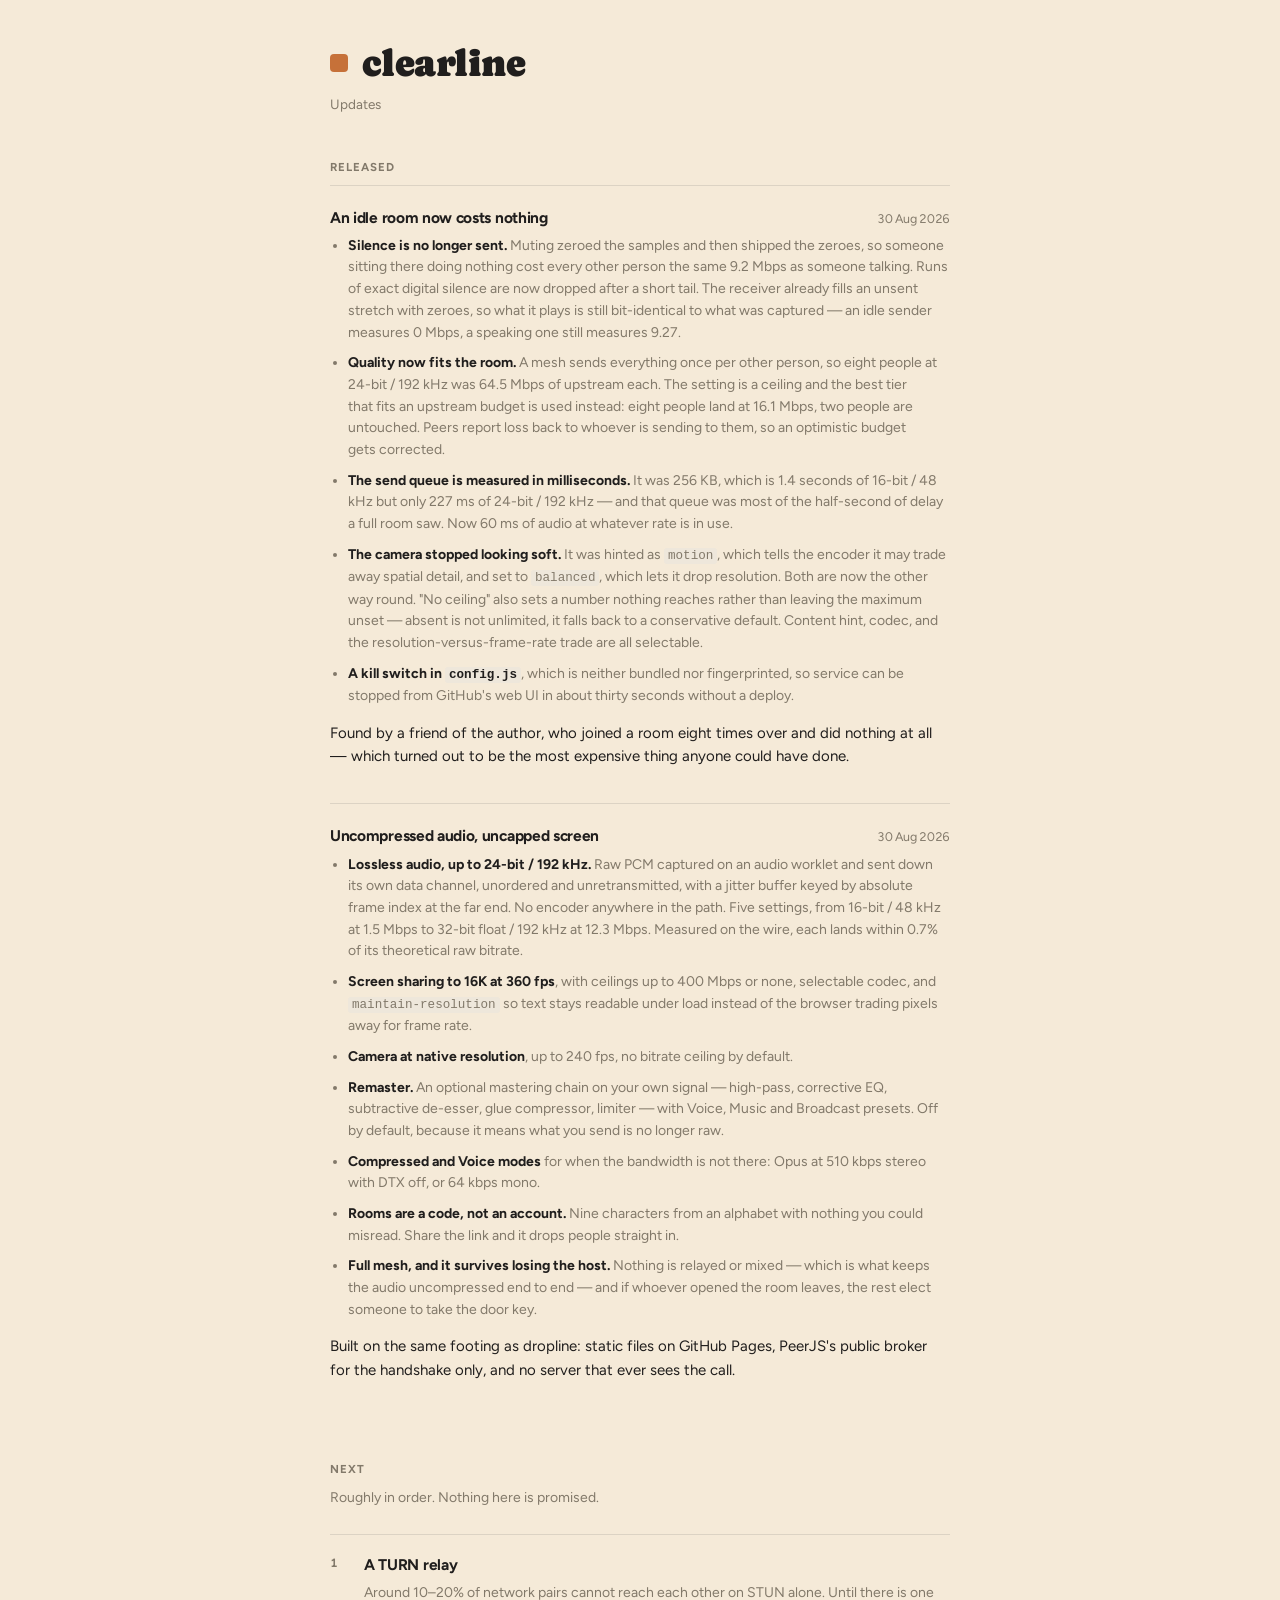
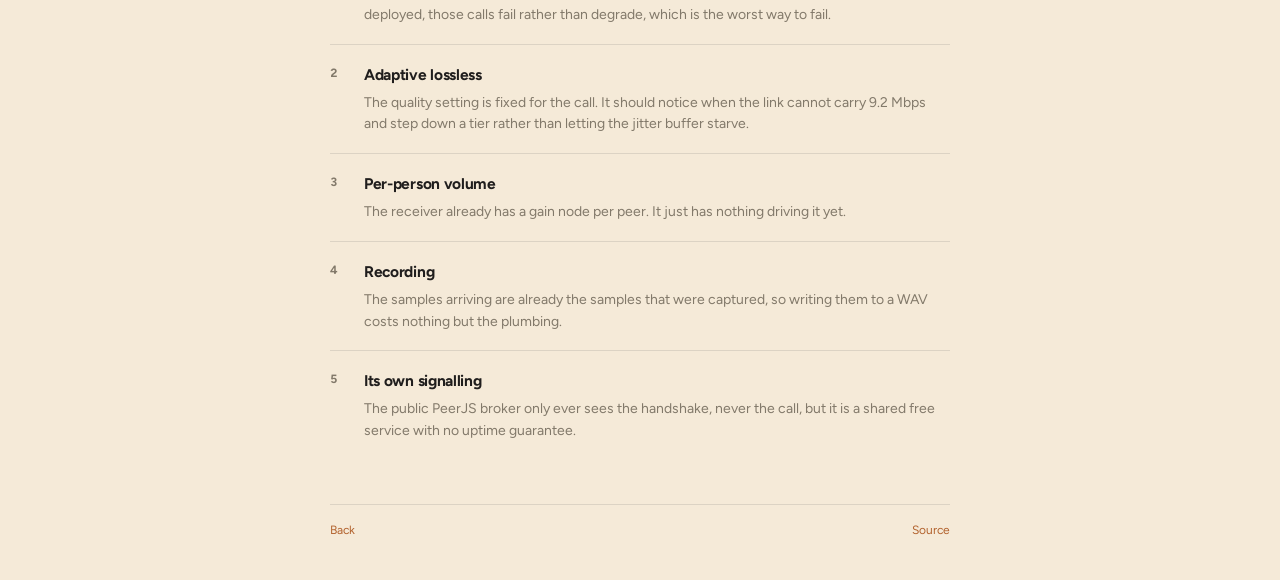
<file: updates.html>
<!DOCTYPE html>
<html lang="en">
<head>
<meta charset="utf-8">
<meta name="viewport" content="width=device-width, initial-scale=1">
<meta name="color-scheme" content="light dark">
<title>clearline — updates</title>
<meta name="description" content="What has changed in clearline, and what is next.">
<link rel="stylesheet" href="style.css">
<meta name="theme-color" content="#F5EAD8" media="(prefers-color-scheme: light)">
<meta name="theme-color" content="#1B1815" media="(prefers-color-scheme: dark)">
<link rel="icon" href="data:image/svg+xml,<svg xmlns='http://www.w3.org/2000/svg' viewBox='0 0 32 32'><rect width='32' height='32' rx='3' fill='%23C67139'/></svg>">
</head>
<body class="doc">
<main id="app">

  <header class="head">
    <h1 class="wordmark">
      <span class="mark" aria-hidden="true"><i></i></span><span class="wordmark-text">clearline</span>
    </h1>
    <p class="statusline">Updates</p>
  </header>

  <section class="panel">
    <p class="sect">Released</p>

    <div class="rel">
      <h3>An idle room now costs nothing <time datetime="2026-08-30">30 Aug 2026</time></h3>
      <ul>
        <li><strong>Silence is no longer sent.</strong> Muting zeroed the
          samples and then shipped the zeroes, so someone sitting there doing
          nothing cost every other person the same 9.2 Mbps as someone talking.
          Runs of exact digital silence are now dropped after a short tail. The
          receiver already fills an unsent stretch with zeroes, so what it plays
          is still bit-identical to what was captured — an idle sender measures
          0 Mbps, a speaking one still measures 9.27.</li>
        <li><strong>Quality now fits the room.</strong> A mesh sends everything
          once per other person, so eight people at 24-bit / 192 kHz was 64.5
          Mbps of upstream each. The setting is a ceiling and the best tier that
          fits an upstream budget is used instead: eight people land at 16.1
          Mbps, two people are untouched. Peers report loss back to whoever is
          sending to them, so an optimistic budget gets corrected.</li>
        <li><strong>The send queue is measured in milliseconds.</strong> It was
          256 KB, which is 1.4 seconds of 16-bit / 48 kHz but only 227 ms of
          24-bit / 192 kHz — and that queue was most of the half-second of delay
          a full room saw. Now 60 ms of audio at whatever rate is in use.</li>
        <li><strong>The camera stopped looking soft.</strong> It was hinted as
          <code>motion</code>, which tells the encoder it may trade away spatial
          detail, and set to <code>balanced</code>, which lets it drop
          resolution. Both are now the other way round. "No ceiling" also sets a
          number nothing reaches rather than leaving the maximum unset — absent
          is not unlimited, it falls back to a conservative default. Content
          hint, codec, and the resolution-versus-frame-rate trade are all
          selectable.</li>
        <li><strong>A kill switch in <code>config.js</code></strong>, which is
          neither bundled nor fingerprinted, so service can be stopped from
          GitHub's web UI in about thirty seconds without a deploy.</li>
      </ul>
      <p class="credit">Found by a friend of the author, who joined a room eight
        times over and did nothing at all — which turned out to be the most
        expensive thing anyone could have done.</p>
    </div>

    <div class="rel">
      <h3>Uncompressed audio, uncapped screen <time datetime="2026-08-30">30 Aug 2026</time></h3>
      <ul>
        <li><strong>Lossless audio, up to 24-bit / 192 kHz.</strong> Raw PCM
          captured on an audio worklet and sent down its own data channel,
          unordered and unretransmitted, with a jitter buffer keyed by absolute
          frame index at the far end. No encoder anywhere in the path. Five
          settings, from 16-bit / 48 kHz at 1.5 Mbps to 32-bit float / 192 kHz
          at 12.3 Mbps. Measured on the wire, each lands within 0.7% of its
          theoretical raw bitrate.</li>
        <li><strong>Screen sharing to 16K at 360 fps</strong>, with ceilings up
          to 400 Mbps or none, selectable codec, and
          <code>maintain-resolution</code> so text stays readable under load
          instead of the browser trading pixels away for frame rate.</li>
        <li><strong>Camera at native resolution</strong>, up to 240 fps, no
          bitrate ceiling by default.</li>
        <li><strong>Remaster.</strong> An optional mastering chain on your own
          signal — high-pass, corrective EQ, subtractive de-esser, glue
          compressor, limiter — with Voice, Music and Broadcast presets. Off by
          default, because it means what you send is no longer raw.</li>
        <li><strong>Compressed and Voice modes</strong> for when the bandwidth
          is not there: Opus at 510 kbps stereo with DTX off, or 64 kbps mono.</li>
        <li><strong>Rooms are a code, not an account.</strong> Nine characters
          from an alphabet with nothing you could misread. Share the link and
          it drops people straight in.</li>
        <li><strong>Full mesh, and it survives losing the host.</strong> Nothing
          is relayed or mixed — which is what keeps the audio uncompressed end
          to end — and if whoever opened the room leaves, the rest elect
          someone to take the door key.</li>
      </ul>
      <p class="credit">Built on the same footing as dropline: static files on
        GitHub Pages, PeerJS's public broker for the handshake only, and no
        server that ever sees the call.</p>
    </div>
  </section>

  <section class="panel">
    <p class="sect">Next</p>
    <p class="sect-note">Roughly in order. Nothing here is promised.</p>

    <ol class="road">
      <li>
        <h3>A TURN relay</h3>
        <p>Around 10–20% of network pairs cannot reach each other on STUN
          alone. Until there is one deployed, those calls fail rather than
          degrade, which is the worst way to fail.</p>
      </li>
      <li>
        <h3>Adaptive lossless</h3>
        <p>The quality setting is fixed for the call. It should notice when the
          link cannot carry 9.2 Mbps and step down a tier rather than letting
          the jitter buffer starve.</p>
      </li>
      <li>
        <h3>Per-person volume</h3>
        <p>The receiver already has a gain node per peer. It just has nothing
          driving it yet.</p>
      </li>
      <li>
        <h3>Recording</h3>
        <p>The samples arriving are already the samples that were captured, so
          writing them to a WAV costs nothing but the plumbing.</p>
      </li>
      <li>
        <h3>Its own signalling</h3>
        <p>The public PeerJS broker only ever sees the handshake, never the
          call, but it is a shared free service with no uptime guarantee.</p>
      </li>
    </ol>
  </section>

  <footer class="foot">
    <span class="foot-meta"><a href="./">Back</a></span>
    <span class="foot-links">
      <a href="https://github.com/Aidiotic/clearline">Source</a>
    </span>
  </footer>
</main>
</body>
</html>
</file>
<file: style.css>
/* clearline — dropline's visual language, carried over: cream paper, ink, a
   clay accent. Flat by intent: no shadows, no gradients, no glass. Almost no
   borders. Hierarchy comes from whitespace and weight; motion carries state.

   The one departure is the room, which goes full-bleed. A call wants the
   picture to be the page, so the narrow lobby column drops away and the
   controls become a thin row of text at the bottom. */

@import url('https://fonts.googleapis.com/css2?family=Caprasimo&family=Figtree:wght@400;600;700&display=swap');

:root {
  --paper: #F5EAD8;
  --raised: #EEE7DB;
  --ink: #201E1D;
  --muted: #82796A;
  --faint: #C0B6A5;
  --rule: #DCD3C4;
  --clay: #C67139;
  --clay-strong: #B2622D;
  --clay-strong-hover: #8C491A;
  --ok: #56633F;
  --bad: #9C3A22;

  --font-heading: "Caprasimo", ui-sans-serif, system-ui, sans-serif;
  --font-body: "Figtree", ui-sans-serif, -apple-system, BlinkMacSystemFont, "Segoe UI",
               "Helvetica Neue", Arial, sans-serif;
  --mono: ui-monospace, SFMono-Regular, "SF Mono", Menlo, monospace;

  --step: clamp(28px, 5.5vw, 44px);
  --ease: cubic-bezier(.32, .72, 0, 1);
}

@media (prefers-color-scheme: dark) {
  :root {
    --paper: #1B1815;
    --raised: #241F19;
    --ink: #F5EAD8;
    --muted: #A89D8A;
    --faint: #4A4234;
    --rule: #372F26;
    --clay-strong: #F6A06B;
    --clay-strong-hover: #FFC6A5;
    --ok: #AEBF92;
    --bad: #E3A187;
  }
}

/* Explicit choice wins over the media query. */
html[data-theme="light"] {
  --paper: #F5EAD8; --raised: #EEE7DB; --ink: #201E1D; --muted: #82796A;
  --faint: #C0B6A5; --rule: #DCD3C4; --clay-strong: #B2622D;
  --clay-strong-hover: #8C491A; --ok: #56633F; --bad: #9C3A22;
}

html[data-theme="dark"] {
  --paper: #1B1815; --raised: #241F19; --ink: #F5EAD8; --muted: #A89D8A;
  --faint: #4A4234; --rule: #372F26; --clay-strong: #F6A06B;
  --clay-strong-hover: #FFC6A5; --ok: #AEBF92; --bad: #E3A187;
}

*, *::before, *::after { box-sizing: border-box; }

/* The hidden attribute only gets display:none from the UA sheet, which any
   author rule setting display outranks. */
[hidden] { display: none !important; }

html { -webkit-text-size-adjust: 100%; }

body {
  margin: 0;
  min-height: 100svh;
  display: grid;
  place-items: center;
  padding: var(--step) 24px;
  background: var(--paper);
  color: var(--ink);
  font-family: var(--font-body);
  font-size: 15px;
  line-height: 1.55;
  -webkit-font-smoothing: antialiased;
}

#app { width: 100%; max-width: 440px; }

.sr-only {
  position: absolute; width: 1px; height: 1px;
  margin: -1px; padding: 0; overflow: hidden;
  clip: rect(0 0 0 0); white-space: nowrap; border: 0;
}

/* ── the mark: one square that carries every state ── */

.wordmark {
  display: flex;
  align-items: center;
  gap: 14px;
  margin: 0;
  font-family: var(--font-heading);
  font-weight: 400;
  font-size: clamp(30px, 7vw, 38px);
  letter-spacing: -0.015em;
  line-height: 1;
}

.mark {
  position: relative;
  width: 18px;
  height: 18px;
  flex: none;
}

.mark i {
  position: absolute;
  inset: 0;
  display: block;
  border-radius: 4px;
  background: var(--clay);
  transform-origin: center;
  animation: breathe 3.2s var(--ease) infinite;
}

/* A second square echoes outward while the room is live. */
.mark::after {
  content: '';
  position: absolute;
  inset: 0;
  border-radius: 4px;
  border: 1.5px solid var(--clay);
  opacity: 0;
  pointer-events: none;
}

@keyframes breathe {
  0%, 100% { transform: scale(1);   opacity: .55; }
  50%      { transform: scale(.82); opacity: 1; }
}

@keyframes spin {
  0%   { transform: rotate(0deg)   scale(1); border-radius: 4px; }
  50%  { transform: rotate(180deg) scale(.7); border-radius: 50%; }
  100% { transform: rotate(360deg) scale(1); border-radius: 4px; }
}

@keyframes echo {
  0%   { transform: scale(1);   opacity: .7; }
  100% { transform: scale(2.6); opacity: 0; }
}

@keyframes settle {
  0%   { transform: scale(.6) rotate(-25deg); }
  60%  { transform: scale(1.12) rotate(4deg); }
  100% { transform: scale(1) rotate(0deg); }
}

#app[data-state="connecting"] .mark i,
#app[data-state="waiting"]    .mark i { animation: spin 1.1s var(--ease) infinite; opacity: 1; }

#app[data-state="connected"] .mark i { animation: settle .5s var(--ease) 1 both; opacity: 1; }

/* live — the square holds still and its own voice drives the echo, so the
   logo is also the level meter. --level is written from the audio meter. */
#app[data-state="live"] .mark i {
  animation: none;
  opacity: 1;
  transform: scale(calc(0.9 + 0.35 * var(--level, 0)));
  transition: transform .07s linear;
}

#app[data-state="live"] .mark::after {
  opacity: calc(0.55 * var(--level, 0));
  transform: scale(calc(1 + 1.5 * var(--level, 0)));
  transition: opacity .12s linear, transform .12s linear;
}

#app[data-state="failed"] .mark i { animation: none; opacity: 1; background: var(--bad); }

.statusline {
  margin: 12px 0 0;
  font-size: 13.5px;
  color: var(--muted);
  min-height: 1.55em;
  font-variant-numeric: tabular-nums;
}

/* ── views ── */

.view { margin-top: var(--step); animation: rise .34s var(--ease) both; }

@keyframes rise {
  from { opacity: 0; transform: translateY(6px); }
  to   { opacity: 1; transform: none; }
}

.lede-big {
  margin: 0 0 var(--step);
  font-family: var(--font-heading);
  font-weight: 400;
  font-size: clamp(19px, 4.6vw, 23px);
  line-height: 1.3;
  text-wrap: pretty;
}

.hint { margin: 16px 0 0; font-size: 12.5px; color: var(--muted); text-wrap: pretty; }

/* ── join ── */

.join { margin-top: var(--step); }
.join-label { display: block; font-size: 12.5px; color: var(--muted); margin-bottom: 8px; }
.join-row { display: flex; align-items: baseline; gap: 18px; }

input[type="text"] {
  display: block;
  width: 100%;
  padding: 0 0 9px;
  color: var(--muted);
  background: none;
  border: 0;
  border-bottom: 1px solid var(--rule);
  border-radius: 0;
  font-family: var(--mono);
  font-size: 12.5px;
  text-overflow: ellipsis;
  transition: border-color .2s var(--ease), color .2s var(--ease);
}

input[type="text"]:focus { outline: none; color: var(--ink); border-color: var(--clay); }

.code-input {
  font-size: 20px;
  letter-spacing: 0.12em;
  color: var(--ink);
  text-transform: lowercase;
}

.code-input::placeholder { color: var(--faint); letter-spacing: 0.12em; }

/* ── invite ── */

.qr { width: 176px; height: 176px; color: var(--ink); animation: rise .4s var(--ease) both; }
.qr svg { display: block; width: 100%; height: 100%; }

.code-display {
  margin: 26px 0 0;
  font-family: var(--mono);
  font-size: clamp(24px, 6.5vw, 32px);
  letter-spacing: 0.14em;
  color: var(--ink);
  user-select: all;
  cursor: text;
}

.invite-actions { margin-top: 22px; }

/* ── actions: text buttons, no boxes ── */

.row { display: flex; align-items: center; gap: 20px; margin-top: 14px; flex-wrap: wrap; }
.row-acts { margin-top: 16px; }

.act {
  position: relative;
  padding: 4px 0;
  border: 0;
  background: none;
  color: var(--muted);
  font: inherit;
  font-family: var(--font-heading);
  font-weight: 400;
  font-size: 14px;
  cursor: pointer;
  transition: color .18s var(--ease);
}

.act::after {
  content: '';
  position: absolute;
  left: 0; bottom: 1px;
  width: 100%; height: 1.5px;
  background: currentColor;
  transform: scaleX(0);
  transform-origin: left;
  transition: transform .26s var(--ease);
}

.act:hover, .act:focus-visible { color: var(--ink); outline: none; }
.act:hover::after, .act:focus-visible::after { transform: scaleX(1); }
.act:disabled { opacity: .4; cursor: default; }

.act-strong { color: var(--clay-strong); }
.act-strong::after { transform: scaleX(1); background: var(--clay-strong); }
.act-strong:hover, .act-strong:focus-visible { color: var(--clay-strong-hover); }
.act-strong:hover::after, .act-strong:focus-visible::after { background: var(--clay-strong-hover); }

.act-accent { color: var(--clay-strong); }
.act-accent:hover, .act-accent:focus-visible { color: var(--clay-strong-hover); }
.act-accent:hover::after, .act-accent:focus-visible::after { background: var(--clay-strong-hover); }

/* a control that is currently on — underline stays drawn */
.act[aria-pressed="true"] { color: var(--clay-strong); }
.act[aria-pressed="true"]::after { transform: scaleX(1); background: var(--clay-strong); }

.act-leave { margin-left: auto; }
.act-leave:hover, .act-leave:focus-visible { color: var(--bad); }

:focus-visible { outline: 2px solid var(--clay); outline-offset: 3px; }

/* ── the room ── */

body.in-room {
  place-items: stretch;
  padding: 0;
}

/* Fixed height, not min-height: the room must fit the window exactly or the
   dock ends up below the fold with no scrollbar to reach it. */
body.in-room #app {
  max-width: none;
  display: flex;
  flex-direction: column;
  height: 100svh;
  overflow: hidden;
}

/* In the room the header shrinks to a thin line and the footer goes away. */
body.in-room .head {
  display: flex;
  align-items: baseline;
  gap: 16px;
  padding: 14px 22px;
}

body.in-room .wordmark { font-size: 19px; gap: 10px; }
body.in-room .mark { width: 12px; height: 12px; }
body.in-room .statusline { margin: 0; }
body.in-room .foot { display: none; }
body.in-room .view { margin-top: 0; flex: 1; display: flex; flex-direction: column; min-height: 0; }

/* Tiles take their size from the grid rather than asserting an aspect ratio,
   so any number of them always fits the space that is left. The picture keeps
   its own shape inside via object-fit. */
.stage {
  flex: 1;
  min-height: 0;
  display: grid;
  gap: 10px;
  padding: 0 14px;
  grid-template-columns: repeat(auto-fit, minmax(min(300px, 100%), 1fr));
  grid-auto-rows: minmax(0, 1fr);
  overflow: hidden;
}

/* One pinned share should own the room rather than share a column with faces. */
.stage[data-pinned="1"] {
  grid-template-columns: 1fr;
  grid-template-rows: minmax(0, 1fr) auto;
}

.strip {
  display: flex;
  gap: 10px;
  overflow-x: auto;
  padding-bottom: 2px;
}

.strip .tile { flex: none; width: 190px; height: 107px; }

.tile {
  position: relative;
  overflow: hidden;
  border-radius: 18px;
  background: var(--raised);
  min-height: 0;
  min-width: 0;
  animation: rise .34s var(--ease) both;
}

.tile video {
  display: block;
  width: 100%;
  height: 100%;
  object-fit: contain;
  background: #000;
}

/* A camera should fill its tile; a shared screen must never be cropped. */
.tile[data-kind="cam"] video { object-fit: cover; }
.tile[data-kind="cam"][data-self="1"] video { transform: scaleX(-1); }

/* Audio-only participants get the mark instead of a black rectangle. */
.tile[data-kind="audio"] { display: grid; place-items: center; }

.tile-avatar {
  width: 44px; height: 44px;
  border-radius: 12px;
  background: var(--clay);
  transform: scale(calc(0.86 + 0.3 * var(--level, 0)));
  transition: transform .08s linear;
}

.tile-label {
  position: absolute;
  left: 12px; bottom: 10px;
  display: flex;
  align-items: center;
  gap: 8px;
  padding: 4px 10px;
  border-radius: 999px;
  background: color-mix(in srgb, var(--paper) 78%, transparent);
  color: var(--ink);
  font-size: 12px;
  font-weight: 600;
  backdrop-filter: blur(6px);
}

.tile-label .dot {
  width: 6px; height: 6px;
  border-radius: 50%;
  background: var(--clay);
  transform: scale(calc(0.7 + 1.1 * var(--level, 0)));
  transition: transform .08s linear;
}

.tile-label .dot[data-muted="1"] { background: var(--faint); transform: none; }

.tile-badge {
  position: absolute;
  right: 12px; top: 10px;
  padding: 3px 9px;
  border-radius: 999px;
  background: color-mix(in srgb, var(--paper) 78%, transparent);
  font-size: 10.5px;
  font-weight: 700;
  letter-spacing: 0.07em;
  text-transform: uppercase;
  color: var(--muted);
  backdrop-filter: blur(6px);
}

.tile-pin {
  position: absolute;
  inset: 0;
  border: 0;
  background: none;
  cursor: pointer;
}

.tile-empty {
  display: grid;
  place-items: center;
  padding: 60px 20px;
  color: var(--muted);
  font-size: 14px;
  text-align: center;
  grid-column: 1 / -1;
}

/* ── dock ── */

.dock {
  display: flex;
  align-items: center;
  gap: 16px;
  flex-wrap: wrap;
  padding: 14px 22px calc(14px + env(safe-area-inset-bottom));
  margin-top: 12px;
  border-top: 1px solid var(--rule);
}

.dock-acts { display: flex; align-items: center; gap: 20px; flex: 1; flex-wrap: wrap; }

.dock-meta {
  margin: 0;
  font-size: 11.5px;
  color: var(--muted);
  font-variant-numeric: tabular-nums;
}

/* ── error ── */

.err { margin: 0 0 16px; color: var(--bad); font-size: 14px; text-wrap: pretty; }

/* ── footer ── */

.foot {
  display: flex;
  justify-content: space-between;
  gap: 16px;
  margin-top: var(--step);
  padding-top: 16px;
  border-top: 1px solid var(--rule);
  font-size: 12px;
  color: var(--muted);
}

.foot a { color: var(--clay-strong); text-decoration: none; transition: color .18s var(--ease); }
.foot a:hover { color: var(--clay-strong-hover); }
.foot-links { display: flex; gap: 16px; }

/* ── settings sheet ── */

.sheet {
  width: min(460px, calc(100vw - 32px));
  max-height: 84svh;
  padding: 0;
  border: 0;
  border-radius: 26px;
  background: var(--paper);
  color: var(--ink);
  overflow: auto;
}

.sheet::backdrop { background: color-mix(in srgb, #000 45%, transparent); }

.sheet-body { padding: 26px 26px 30px; }

.sheet-head { display: flex; align-items: baseline; justify-content: space-between; margin-bottom: 22px; }

.sheet-title { margin: 0; font-family: var(--font-heading); font-weight: 400; font-size: 24px; }

.sheet-close {
  border: 0; background: none; color: var(--muted);
  font: inherit; font-size: 12px; cursor: pointer;
}

.sheet-close:hover { color: var(--ink); }

.pref { margin: 0 0 24px; padding: 0; border: 0; }
.pref:last-of-type { margin-bottom: 0; }

.pref legend {
  padding: 0;
  margin-bottom: 10px;
  font-size: 11.5px;
  font-weight: 700;
  letter-spacing: 0.09em;
  text-transform: uppercase;
  color: var(--muted);
}

.choices { display: flex; flex-wrap: wrap; gap: 8px 18px; }
.choices label, .switch { display: inline-flex; align-items: center; gap: 7px; font-size: 14px; cursor: pointer; }
.choices input, .switch input { accent-color: var(--clay); margin: 0; }

.pref-note { margin: 9px 0 0; font-size: 12.5px; color: var(--muted); text-wrap: pretty; }

.field { display: flex; align-items: center; justify-content: space-between; gap: 16px; margin-bottom: 10px; font-size: 14px; }
.field:last-of-type { margin-bottom: 0; }
.field > span { color: var(--muted); flex: none; }

select, .text-field {
  flex: 1;
  min-width: 0;
  max-width: 62%;
  padding: 7px 10px;
  border: 1px solid var(--rule);
  border-radius: 10px;
  background: var(--raised);
  color: var(--ink);
  font: inherit;
  font-size: 13.5px;
}

select:focus, .text-field:focus { outline: none; border-color: var(--clay); }
.text-field { font-family: var(--font-body); }

/* ── doc pages ── */

body.doc { place-items: start center; }
body.doc .mark i { animation: none; opacity: 1; }
body.doc #app { width: 100%; max-width: 620px; }

.sect {
  margin: 0 0 8px;
  font-size: 11.5px; font-weight: 700;
  letter-spacing: 0.09em; text-transform: uppercase;
  color: var(--muted);
}

.sect-note { margin: 0 0 26px; color: var(--muted); font-size: 14px; max-width: 52ch; }
.panel { margin-top: var(--step); }

.rel { padding: 20px 0; border-top: 1px solid var(--rule); }
.rel h3 { display: flex; align-items: baseline; gap: 10px; margin: 0 0 5px; font-size: 15.5px; font-weight: 700; letter-spacing: -0.02em; }
.rel h3 time { margin-left: auto; font-size: 12.5px; font-weight: 400; color: var(--muted); font-variant-numeric: tabular-nums; }
.rel ul { margin: 0; padding-left: 18px; }
.rel li { margin-bottom: 9px; color: var(--muted); font-size: 14px; text-wrap: pretty; }
.rel li:last-child { margin-bottom: 0; }
.rel strong { color: var(--ink); font-weight: 700; }

.road { margin: 0; padding: 0; list-style: none; counter-reset: road; }
.road li { position: relative; padding: 18px 0 18px 34px; border-top: 1px solid var(--rule); counter-increment: road; }
.road li::before { content: counter(road); position: absolute; left: 0; top: 19px; font-size: 12px; font-weight: 700; color: var(--muted); font-variant-numeric: tabular-nums; }
.road h3 { margin: 0 0 5px; font-size: 15.5px; font-weight: 700; letter-spacing: -0.02em; }
.road p { margin: 0; color: var(--muted); font-size: 14px; text-wrap: pretty; }

.tag { padding: 2px 7px; border-radius: 3px; font-size: 10.5px; font-weight: 700; letter-spacing: 0.06em; text-transform: uppercase; }
.tag-now { background: var(--clay); color: #fff; }
.tag-done { background: var(--ok); color: var(--paper); }

code { padding: 1px 4px; border-radius: 3px; background: var(--raised); font-family: var(--mono); font-size: 0.9em; }

/* ── responsive ── */

@media (pointer: coarse) {
  .act { padding: 10px 0; font-size: 14.5px; }
  .row, .dock-acts { gap: 22px; }
  .foot a { display: inline-block; padding: 5px 0; }
}

@media (max-width: 460px) {
  .foot { flex-direction: column; gap: 8px; }
  .stage { padding: 0 10px; }
  body.in-room .head { padding: 12px 16px; }
  .dock { padding-left: 16px; padding-right: 16px; }
}

@media (prefers-reduced-motion: reduce) {
  *, *::before, *::after {
    animation-duration: .001ms !important;
    animation-iteration-count: 1 !important;
    transition-duration: .001ms !important;
  }
}
</file>
